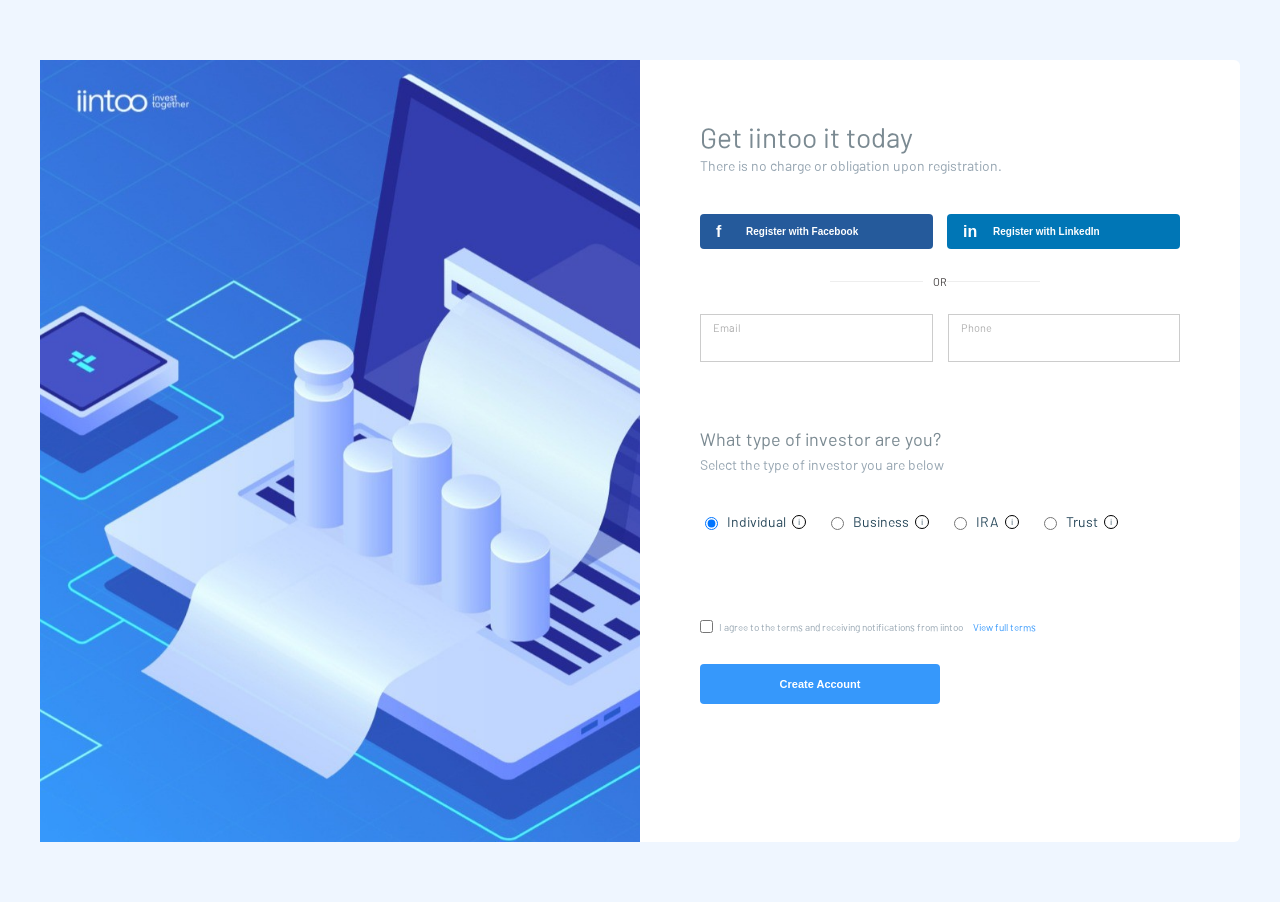
<file: index.html>
<!DOCTYPE html>
<html lang="en">
<head>
    <meta charset="UTF-8">
    <title>iintoo</title>
    <link rel="stylesheet" href="style.css">
</head>
<body>
 <main class="page">
     <section class="page-image">
       <img src="images/image.jpg" alt="illustration">
     </section>
     <section class="page-form">
        <h1>Get iintoo it today</h1>
        <p class="subtitle">There is no charge or obligation upon registration.</p>
     <div class="social">
         <button class="btn btn--fb">Register with Facebook</button>
         <button class="btn btn--in">Register with LinkedIn</button>
     </div>
     <div class="divider">OR</div>
     <form>
     <div class="inputs">  
        <div class="field field--email">
        <label>Email</label>
          <input type="email">
     </div>
     <div class="field field--phone">
        <label>Phone</label>
          <input type="tel"> 
     </div>
     </div>
     <h2>What type of investor are you?</h2>
          <p class="subtitle">Select the type of investor you are below</p>
     <div class="radio-group">
        <label class="radio-item">
                <input type="radio" name="investor" checked>
                <span class="radio-text">Individual</span>
                <span class="info-item">
                <span class="info-icon">i</span>
                <span class="tooltip">I am a natural person investing on my own behalf as a sole owner, joint tenant or tenant in common.</span>
                </span>     
        </label>

        <label class="radio-item">
                <input type="radio" name="investor">
                <span class="radio-text">Business</span>
                <span class="info-item">
                   <span class="info-icon">i</span>
                   <span class="tooltip">I am a natural person investing on my own behalf as a sole owner, joint tenant or tenant in common.</span>
                </span>      
        </label>

        <label class="radio-item">
                <input type="radio" name="investor">
                <span class="radio-text">IRA</span>
                <span class="info-item">
                <span class="info-icon">i</span>
                <span class="tooltip">I am a natural person investing on my own behalf as a sole owner, joint tenant or tenant in common.</span>
                </span>      
        </label>

        <label class="radio-item">
                <input type="radio" name="investor">
                <span class="radio-text">Trust</span>
                <span class="info-item">
                <span class="info-icon">i</span>
                <span class="tooltip">I am a natural person investing on my own behalf as a sole owner, joint tenant or tenant in common.</span>
                </span>     
        </label>
 </div>
      
     <label class="terms">
                <input type="checkbox">I agree to the terms and receiving notifications from iintoo<a href="#">View full terms</a>
       </label>   
       <button class="btn btn--submit">Create Account</button>
    </form>

    </section>
    </main>

    </body>
    </html>
</file>
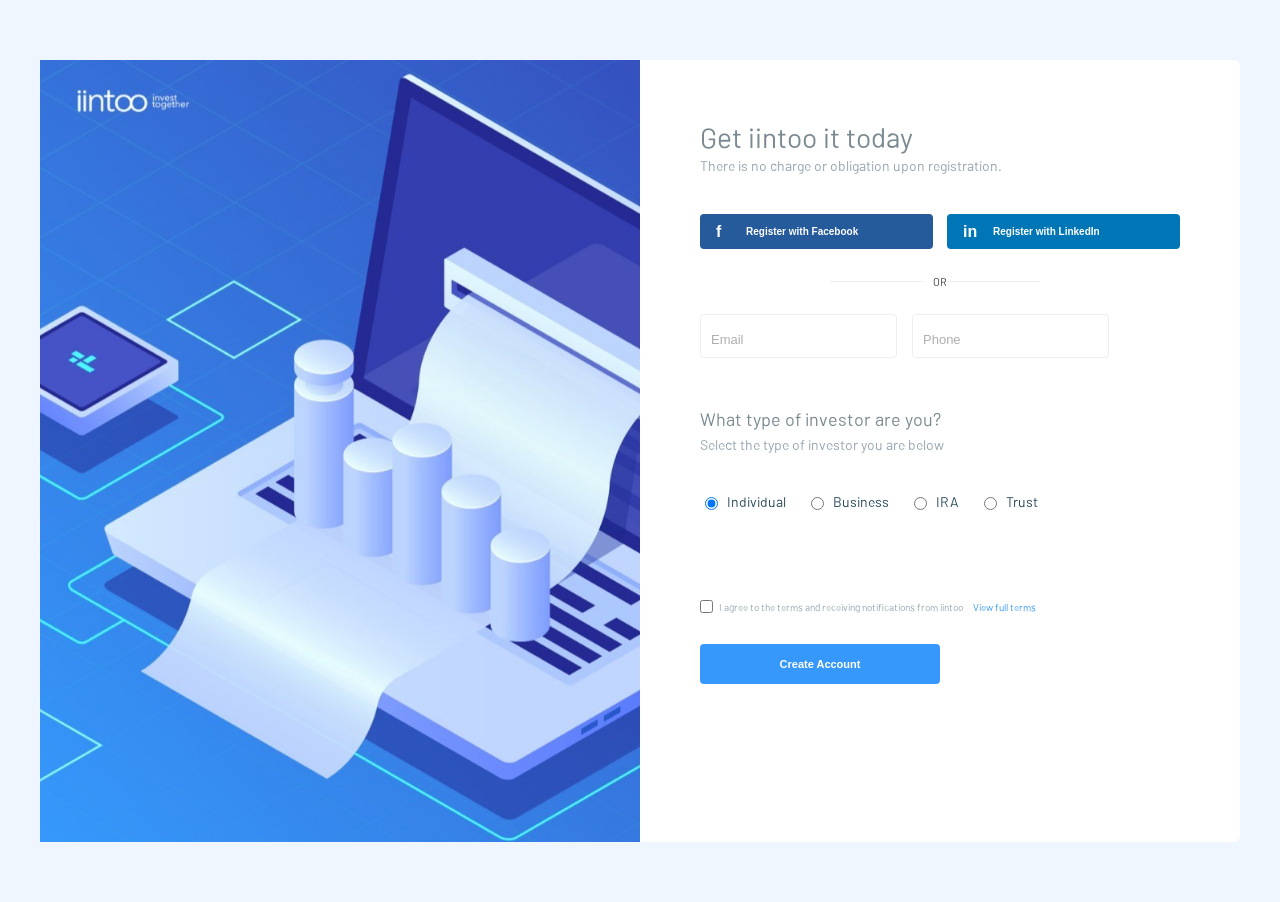
<file: 5.9.html>
<!DOCTYPE html>
<html lang="en">
<head>
    <meta charset="UTF-8">
    <title>iintoo</title>
    <link rel="stylesheet" href="style.css">
</head>
<body>
 <main class="page">
     <section class="page-image">
       <img src="images/image.jpg" alt="illustration">
     </section>
     <section class="page-form">
        <h1>Get iintoo it today</h1>
        <p class="subtitle">There is no charge or obligation upon registration.</p>
     <div class="social">
         <button class="btn btn--fb">Register with Facebook</button>
         <button class="btn btn--in">Register with LinkedIn</button>
     </div>
     <div class="divider">OR</div>
     <form>
     <div class="inputs">
          <input type="email" placeholder="Email">
          <input type="tel" placeholder="Phone">
     </div>
     <h2>What type of investor are you?</h2>
          <p class="subtitle">Select the type of investor you are below</p>
     <div class="radio-group">
        <label>
                <input type="radio" name="investor" title="I am a natural person investing on my own behalf as a sole owner, joint tenant or tenant in common" checked> Individual
        </label>
        
        <label>
                <input type="radio" name="investor" title="I am a natural person investing on my own behalf as a sole owner, joint tenant or tenant in common"> Business   
        </label>
        <label>
                <input type="radio" name="investor" title="I am a natural person investing on my own behalf as a sole owner, joint tenant or tenant in common"> IRA   
        </label>
        <label>
                <input type="radio" name="investor" title="I am a natural person investing on my own behalf as a sole owner, joint tenant or tenant in common"> Trust   
        </label>
     </div>
      
     <label class="terms">
                <input type="checkbox">I agree to the terms and receiving notifications from iintoo<a href="#">View full terms</a>
       </label>   
       <button class="btn btn--submit">Create Account</button>
    </form>

    </section>
    </main>

    </body>
    </html>
</file>
<file: style.css>
h1, h2, p {
  margin: 0;
}

@font-face {
    font-family: "Barlow";
    src: url("fonts/Barlow-Regular.otf") format("opentype");
    font-weight: 400;
    font-style: normal;
}

@font-face {
    font-family: "Barlow";
    src: url("fonts/Barlow-Bold.otf") format("opentype");
    font-weight: 700;
    font-style: normal;
}
    
* {
  box-sizing: border-box;
  
}

body {
  background: #EFF6FF;
  color: #2A4A5C;
  font-family: 'Barlow', sans-serif;
  font-weight: 400;
}

.page {
  display: flex;
  width: 1200px;
  margin: 60px auto;
  background: #FFFFFF;
  border-radius: 6px;
}

.page-image {
  width: 50%;
}

.page-image img {
  width: 100%;
  height: 100%;
  object-fit: cover;
}

.page-form {
  width: 50%;
  padding: 60px;
  display: flex;
  flex-direction: column;
}

.page-form h1 {
  font-size: 28px;
  font-weight: 400;
  margin-bottom: 3px;
  color: #7B8A92;
}

.subtitle {
  color: #96A5B1;
  margin-bottom: 40px;
  font-size: 14px;
  font-weight: 400;
  margin-top: 0;
}

.social {
  display: flex;
  gap: 14px;
  margin-bottom: 0;
}

.btn {
  width: 50%;
  padding: 12px 16px 12px 46px;
  border: none;
  color: #FFFFFF;
  cursor: pointer;
  font-size: 10px;
  border-radius: 4px;
  position: relative;
  text-align: left;
  white-space: nowrap;
  font-weight: 700;
}

.btn--fb {
  background: #255A9B;
}

.btn--in {
  background: #0076B6;
}

.btn--fb::before,
.btn--in::before {
  position: absolute;
  left: 16px;
  top: 50%;
  transform: translateY(-50%);
  font-weight: bold;
  font-size: 16px;
}

.btn--fb::before {
  content: "f";
}

.btn--in::before {
  content: "in";
}

.divider {
  display: flex;
  align-items: center;
  width: 220px;
  margin: 26px auto;
  color: #413d3d; 
  font-size: 11px;
  font-weight: 400;
  text-align: center;
}

.divider::before,
.divider::after {
  content: "";
  flex: 1;
  height: 1px;
  background: #EEEEEE;
}

.divider::before {
  margin-right: 10px;
}
.divider::after {
  margin-right: 10px;
}

.inputs {
  display: flex;
  gap: 15px;
  margin-bottom: 50px;
  width: 100%;
  max-width: none;
}

.inputs input {
  height: 44px;
  padding: 6px 10px 0 10px;
  font-size: 14px;
  color: #2A4A5C;
  border: 1px solid #EEEEEE;
  border-radius: 4px;
  background-color: #FFFFFF;
}

.inputs input::placeholder {
  color: #AFAFAF;
  font-size: 13px;
}
.field {
  display: flex;
  flex-direction: column;
  position: relative;
  border: 1px solid #ccc;
  padding: 14px 12px 6px;
  box-sizing: border-box;
  margin-bottom: 16px;
  height: auto;
  flex: 1;
}

.field label {
  font-size: 11px;
  color: #AFAFAF;
  position: absolute;
  top: 6px;
  left: 12px;
}
 .field input {
  width: 100%;
  height: 26px;
  border: none;
  outline: none;
  font-size: 14px;
  line-height: 24px;
  padding: 0;
  margin: 0;
  background: transparent;
  box-sizing: border-box;
  white-space: nowrap;
  overflow-x: auto;
  overflow-y: hidden;
 }

 .page-form h2 {
  font-size: 18px;
  margin-bottom: 6px;
  color: #7B8A92;
  font-weight: 400;
}

.radio-group {
  display: flex;
  gap: 20px;
  margin-bottom: 90px;
}

.radio-group label {
  display: flex;
  align-items: center;
  gap: 6px;
  font-size: 14px;
}

.terms {
  display: flex;
  align-items: center;
  gap: 6px;
  font-size: 10px;
  color: #96A5B1;
  white-space: nowrap;
  line-height: 1.2;
  max-width: 100%;
  margin-bottom: 31px;
}

.terms input {
  margin: 0;
}
.terms a {
  color: #3698FB;
  text-decoration: none;
  margin-left: 4px;
  font-size: 10px;
}

.btn--submit {
  background: #3698FB;
  border: none;
  color: #FFFFFF;
  display: flex;
  align-items: center;
  justify-content: center;
  padding: 14px 0;
  text-align: center;
  font-size: 11px;
  font-weight: 700;
}

.radio-item {
  display: flex;
  align-items: center;
  gap: 6px;
  position: relative;
}

.radio-text {
  font-size: 14px;
}

.info-item {
  position: relative;
  display: inline-flex;
   
}

.info-icon {
  width: 14px;
  height: 14px;
  border: 1px solid #000;
  border-radius: 50%;
  font-size: 9px;
  display: flex;
  align-items: center;
  justify-content: center;
  cursor: pointer;
   pointer-events: auto;
}

.tooltip {
  position: absolute;
  top: 20px;
  left: 50%;
  pointer-events: none;
  transform: translateX(-40%);
  /* transform: translate(-50%, -100%); */

  width: 240px;
  padding: 8px;

  background: #fff;
  color: #000;

  border: 1px solid #000;
  border-radius: 4px;

  font-size: 12px;
  line-height: 1.4;

  opacity: 0;
  visibility: hidden;
  z-index: 999;
}

.info-item:hover .tooltip {
  opacity: 1;
  visibility: visible;
}

.radio {
  border-left: 4px solid transparent;
  padding-left: 12px;
}

.radio:focus-within {
  border-left-color: #2563eb;
}

.field:focus-within {
  border-left: 3px solid #3698FB;
}

.field input:focus {
  outline: none;
  background-color: transparent;
}

.field input:selection {
  background: transparent;
}


input:-webkit-autofill,
input:-webkit-autofill:hover,
input:-webkit-autofill:focus,
input:-webkit-autofill:active {
  -webkit-box-shadow: 0 0 0 1000px white inset !important;
  box-shadow: 0 0 0 1000px white inset !important;
  -webkit-text-fill-color: #2A4A5C !important;
  transition: background-color 9999s ease-in-out 0s;
}
</file>
